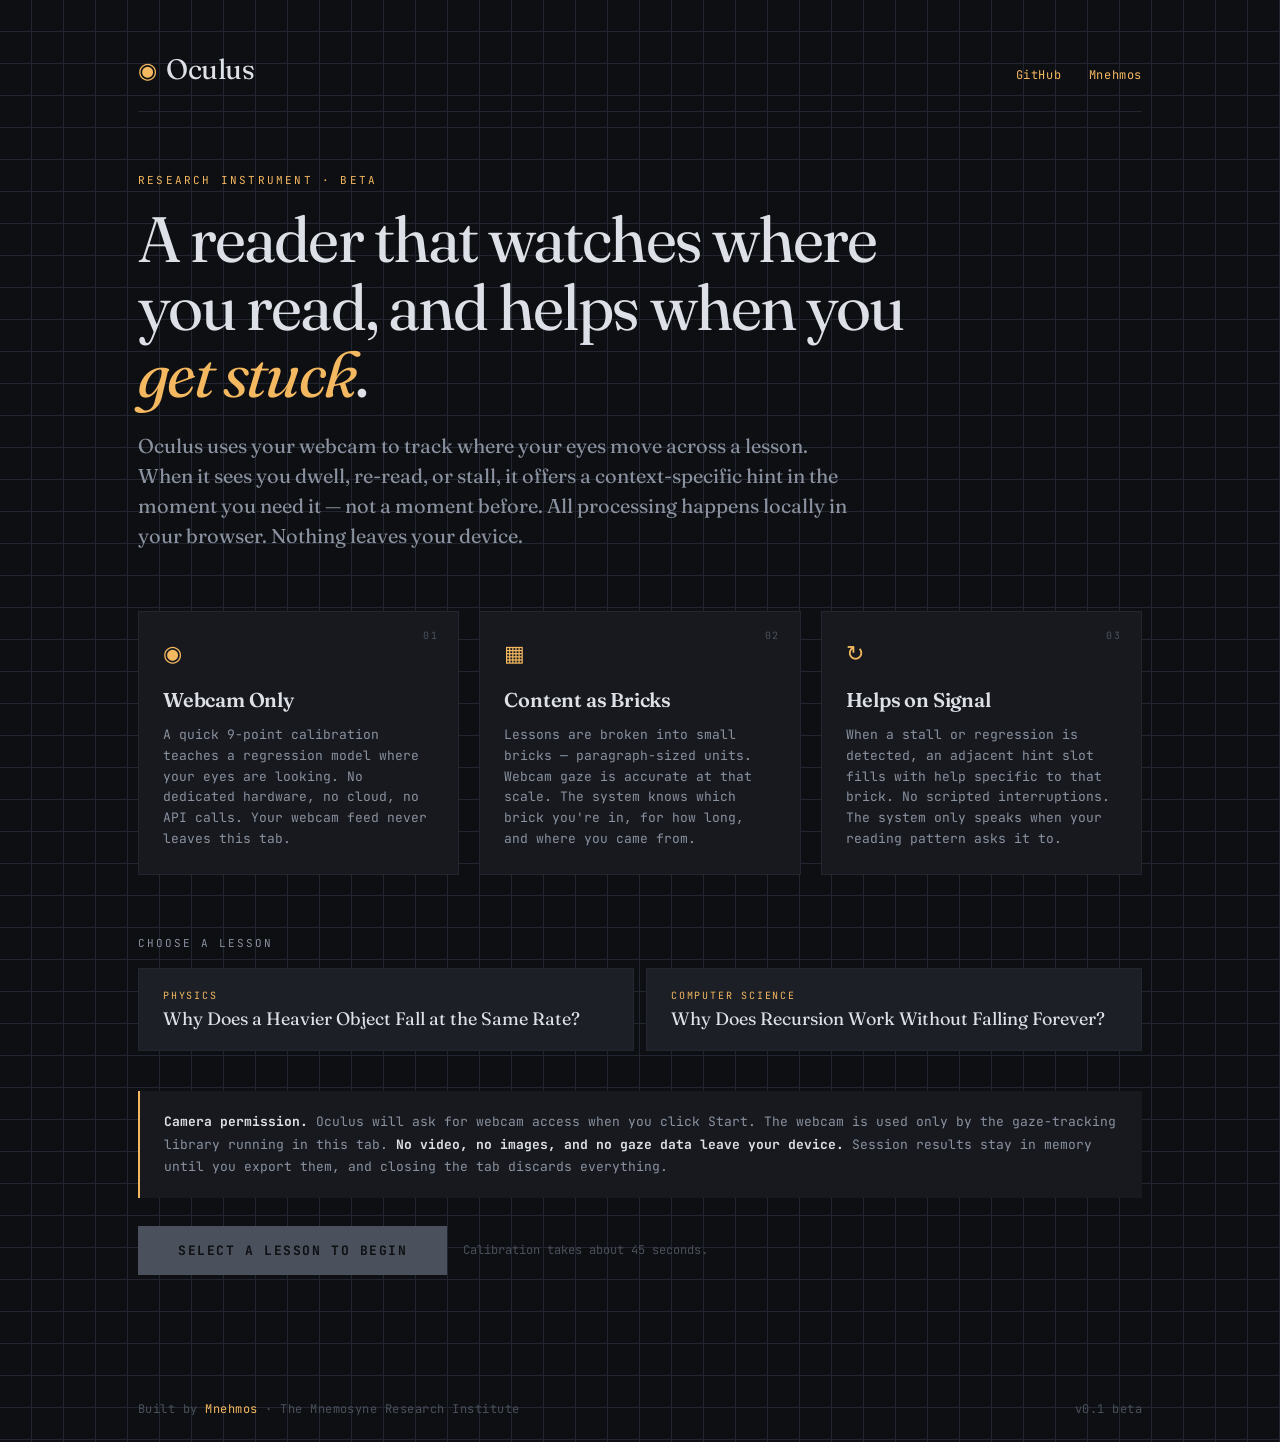
<file: index.html>
<!DOCTYPE html>
<html lang="en">
<head>
  <meta charset="UTF-8">
  <meta name="viewport" content="width=device-width, initial-scale=1.0">
  <title>Oculus — Gaze-Tracking Pedagogy</title>
  <meta name="description" content="A research instrument that watches where you read and helps when you get stuck. Webcam-only. All processing is local.">
  <link rel="icon" href="favicon.ico" type="image/x-icon">
  <link rel="preconnect" href="https://fonts.googleapis.com">
  <link rel="preconnect" href="https://fonts.gstatic.com" crossorigin>
  <link href="https://fonts.googleapis.com/css2?family=JetBrains+Mono:wght@400;500;700&family=Fraunces:opsz,wght@9..144,400;9..144,600&display=swap" rel="stylesheet">
  <link rel="stylesheet" href="css/style.css">
  <link rel="stylesheet" href="css/landing.css">
</head>
<body class="has-grid">

<div class="landing">

  <!-- TOP BAR -->
  <header class="topbar">
    <div class="wordmark">Oculus</div>
    <nav class="topbar-links">
      <a href="https://github.com/Mnehmos/mnehmos.oculus.webapp" target="_blank">GitHub</a>
      <a href="https://github.com/Mnehmos" target="_blank">Mnehmos</a>
    </nav>
  </header>

  <!-- HERO -->
  <section class="hero">
    <div class="hero-kicker">Research Instrument · Beta</div>
    <h1 class="hero-title">
      A reader that watches where you read, and helps when you <em>get stuck</em>.
    </h1>
    <p class="hero-subtitle">
      Oculus uses your webcam to track where your eyes move across a lesson.
      When it sees you dwell, re-read, or stall, it offers a context-specific hint
      in the moment you need it — not a moment before. All processing happens
      locally in your browser. Nothing leaves your device.
    </p>
  </section>

  <!-- EXPLAINER CARDS -->
  <section class="cards">

    <div class="card">
      <div class="card-num">01</div>
      <div class="card-icon">◉</div>
      <div class="card-title">Webcam Only</div>
      <div class="card-body">
        A quick 9-point calibration teaches a regression model where your eyes are looking.
        No dedicated hardware, no cloud, no API calls. Your webcam feed never leaves this tab.
      </div>
    </div>

    <div class="card">
      <div class="card-num">02</div>
      <div class="card-icon">▦</div>
      <div class="card-title">Content as Bricks</div>
      <div class="card-body">
        Lessons are broken into small bricks — paragraph-sized units.
        Webcam gaze is accurate at that scale. The system knows which brick
        you're in, for how long, and where you came from.
      </div>
    </div>

    <div class="card">
      <div class="card-num">03</div>
      <div class="card-icon">↻</div>
      <div class="card-title">Helps on Signal</div>
      <div class="card-body">
        When a stall or regression is detected, an adjacent hint slot fills with
        help specific to that brick. No scripted interruptions. The system only
        speaks when your reading pattern asks it to.
      </div>
    </div>

  </section>

  <!-- LESSON SELECTOR -->
  <div class="selector-header">Choose a lesson</div>
  <div class="lesson-list" id="lesson-list">
    <!-- Populated by JS from Content.availableLessons -->
  </div>

  <!-- COMPAT WARNING -->
  <div class="compat-warn" id="compat-warn">
    Your browser may not support webcam access. Oculus works best in recent
    Chrome, Firefox, Edge, or Safari, on a desktop or laptop with a webcam.
    Mobile browsers and older desktops often won't work.
  </div>

  <!-- CONSENT + START -->
  <div class="consent">
    <strong>Camera permission.</strong> Oculus will ask for webcam access when you click Start.
    The webcam is used only by the gaze-tracking library running in this tab.
    <strong>No video, no images, and no gaze data leave your device.</strong>
    Session results stay in memory until you export them, and closing the tab discards everything.
  </div>

  <div class="start-row">
    <button class="start-btn" id="start-btn" disabled>Select a lesson to begin</button>
    <div class="start-hint">Calibration takes about 45 seconds.</div>
  </div>

  <!-- FOOTER -->
  <footer class="footer">
    <div>Built by <a href="https://github.com/Mnehmos" target="_blank">Mnehmos</a> · The Mnemosyne Research Institute</div>
    <div>v0.1 beta</div>
  </footer>

</div>

<script src="js/config.js"></script>
<script src="js/content.js"></script>
<script>
/* ---------------------------------------------------------------------------
   Landing-page wire-up.
   Populates lesson selector from Content.availableLessons. On click, sets
   selected class + enables start button. Start launches app.html with
   ?lesson=... as query param.
--------------------------------------------------------------------------- */

(function () {
  const listEl = document.getElementById('lesson-list');
  const startBtn = document.getElementById('start-btn');
  let selectedLessonId = null;

  // Render lesson list
  for (const lesson of Content.availableLessons) {
    const el = document.createElement('button');
    el.type = 'button';
    el.className = 'lesson-option';
    el.dataset.lessonId = lesson.id;
    el.innerHTML = `
      <div class="lesson-subject">${lesson.subject}</div>
      <div class="lesson-title">${lesson.title}</div>
    `;
    el.addEventListener('click', () => {
      document.querySelectorAll('.lesson-option').forEach(e => e.classList.remove('selected'));
      el.classList.add('selected');
      selectedLessonId = lesson.id;
      startBtn.disabled = false;
      startBtn.textContent = 'Begin Calibration';
    });
    listEl.appendChild(el);
  }

  // Start button handoff
  startBtn.addEventListener('click', () => {
    if (!selectedLessonId) return;
    window.location.href = `app.html?lesson=${encodeURIComponent(selectedLessonId)}`;
  });

  // Basic browser-capability check
  const hasGetUserMedia = !!(navigator.mediaDevices && navigator.mediaDevices.getUserMedia);
  if (!hasGetUserMedia) {
    document.getElementById('compat-warn').classList.add('visible');
  }
})();
</script>
</body>
</html>
</file>
<file: css/style.css>
/* ===========================================================================
   OCULUS — shared theme
   ===========================================================================
   Dark research-instrument aesthetic. Warm amber accent, calm dim backgrounds,
   JetBrains Mono for UI / Fraunces for display. Shared between landing and
   reader; page-specific styles live in landing.css and app.css.
   =========================================================================== */

:root {
  --bg: #0e0f12;
  --bg-elevated: #17191e;
  --bg-brick: #1c1f25;
  --bg-brick-active: #242830;
  --bg-brick-hint-empty: #15171c;
  --fg: #dde1e7;
  --fg-dim: #8a92a0;
  --fg-faint: #4a515c;
  --accent: #f4b860;       /* warm amber — the pulse of attention */
  --accent-dim: #8a6636;
  --ok: #7cb972;
  --warn: #e08656;
  --regress: #d0658c;
  --grid-line: #222630;
  --overlay-bg: rgba(14, 15, 18, 0.97);
  --font-display: 'Fraunces', Georgia, serif;
  --font-ui: 'JetBrains Mono', ui-monospace, monospace;
}

/* Light theme — used as a soft-diffused photography light source that
   illuminates the user's face through the monitor. Warm cream tone
   (≈ 5000K) rather than pure white: cleaner skin rendering for
   MediaPipe iris detection than blue-white, less eye fatigue than
   harsh white, and stays visually warm with the amber accent.
   Opt in with `body.light-theme` (or the footer toggle). */
body.light-theme {
  --bg:                    #fbf3e2;
  --bg-elevated:           #f5ecd7;
  --bg-brick:              #fdf7e8;
  --bg-brick-active:       #ffeec9;
  --bg-brick-hint-empty:   #f1e8d1;
  --fg:                    #2a1f12;
  --fg-dim:                #6d5a42;
  --fg-faint:              #b0a184;
  --accent:                #b8783a;       /* deeper amber for contrast on cream */
  --accent-dim:            #d9a86a;
  --ok:                    #4e8c44;
  --warn:                  #b8563b;
  --regress:               #a8456a;
  --grid-line:             #e8ddbe;
  --overlay-bg:            rgba(251, 243, 226, 0.97);
}

* { box-sizing: border-box; margin: 0; padding: 0; }

html, body {
  background: var(--bg);
  color: var(--fg);
  font-family: var(--font-ui);
  font-size: 14px;
  line-height: 1.55;
  overflow-x: hidden;
}

/* Background grid — reinforces the "every position is a cell" idea.
   Both landing and reader use this; landing fades it into the hero. */
body.has-grid {
  background-image:
    linear-gradient(var(--grid-line) 1px, transparent 1px),
    linear-gradient(90deg, var(--grid-line) 1px, transparent 1px);
  background-size: 32px 32px;
  background-position: -1px -1px;
}

a { color: var(--accent); text-decoration: none; }
a:hover { text-decoration: underline; }

button { font-family: var(--font-ui); }

::selection { background: var(--accent); color: #1a1109; }

/* Scrollbar styling — subtle, doesn't fight the instrument aesthetic */
::-webkit-scrollbar { width: 8px; height: 8px; }
::-webkit-scrollbar-track { background: var(--bg); }
::-webkit-scrollbar-thumb { background: var(--grid-line); border-radius: 0; }
::-webkit-scrollbar-thumb:hover { background: var(--fg-faint); }
</file>
<file: css/landing.css>
/* ===========================================================================
   LANDING PAGE
   ===========================================================================
   Single-screen hero with:
     - Product name + tagline
     - What it does / how it works (three short cards)
     - Lesson selector
     - Consent + camera permission note
     - Start button (links to app.html?lesson=...)
   =========================================================================== */

.landing {
  min-height: 100vh;
  display: grid;
  grid-template-rows: auto 1fr auto;
  max-width: 1100px;
  margin: 0 auto;
  padding: 48px 48px 24px;
}

/* ---------------- TOP BAR ---------------- */

.topbar {
  display: flex;
  justify-content: space-between;
  align-items: baseline;
  margin-bottom: 60px;
  padding-bottom: 20px;
  border-bottom: 1px solid var(--grid-line);
}
.wordmark {
  font-family: var(--font-display);
  font-size: 28px;
  font-weight: 400;
  letter-spacing: -0.02em;
}
.wordmark::before {
  content: '◉';
  color: var(--accent);
  margin-right: 10px;
  font-size: 22px;
  vertical-align: 1px;
}
.topbar-links {
  font-size: 12px;
  color: var(--fg-dim);
  letter-spacing: 0.05em;
}
.topbar-links a { margin-left: 20px; }

/* ---------------- HERO ---------------- */

.hero {
  margin-bottom: 60px;
}
.hero-kicker {
  color: var(--accent);
  font-size: 11px;
  letter-spacing: 0.2em;
  text-transform: uppercase;
  margin-bottom: 16px;
}
.hero-title {
  font-family: var(--font-display);
  font-size: 64px;
  font-weight: 400;
  line-height: 1.05;
  letter-spacing: -0.03em;
  margin-bottom: 24px;
  max-width: 820px;
}
.hero-title em {
  font-style: italic;
  color: var(--accent);
}
.hero-subtitle {
  font-family: var(--font-display);
  font-size: 20px;
  font-weight: 400;
  color: var(--fg-dim);
  max-width: 720px;
  line-height: 1.5;
}

/* ---------------- EXPLAINER CARDS ---------------- */

.cards {
  display: grid;
  grid-template-columns: repeat(3, 1fr);
  gap: 20px;
  margin-bottom: 60px;
}
.card {
  background: var(--bg-elevated);
  border: 1px solid var(--grid-line);
  padding: 24px;
  position: relative;
}
.card-num {
  position: absolute;
  top: 16px;
  right: 20px;
  font-size: 10px;
  color: var(--fg-faint);
  letter-spacing: 0.15em;
}
.card-icon {
  font-size: 22px;
  color: var(--accent);
  margin-bottom: 14px;
  font-family: var(--font-display);
}
.card-title {
  font-family: var(--font-display);
  font-size: 20px;
  font-weight: 600;
  margin-bottom: 10px;
  letter-spacing: -0.01em;
}
.card-body {
  font-size: 13px;
  color: var(--fg-dim);
  line-height: 1.6;
}

/* ---------------- LESSON SELECTOR ---------------- */

.selector-header {
  font-size: 11px;
  color: var(--fg-dim);
  letter-spacing: 0.18em;
  text-transform: uppercase;
  margin-bottom: 16px;
}
.lesson-list {
  display: grid;
  grid-template-columns: 1fr 1fr;
  gap: 12px;
  margin-bottom: 40px;
}
.lesson-option {
  background: var(--bg-brick);
  border: 1px solid var(--grid-line);
  padding: 20px 24px;
  cursor: pointer;
  transition: all 0.15s ease;
  text-align: left;
  color: var(--fg);
  display: block;
  text-decoration: none;
}
.lesson-option:hover {
  border-color: var(--accent-dim);
  background: var(--bg-brick-active);
  text-decoration: none;
}
.lesson-option.selected {
  border-color: var(--accent);
  background: var(--bg-brick-active);
}
.lesson-subject {
  font-size: 10px;
  letter-spacing: 0.18em;
  text-transform: uppercase;
  color: var(--accent);
  margin-bottom: 6px;
}
.lesson-title {
  font-family: var(--font-display);
  font-size: 18px;
  line-height: 1.25;
  color: var(--fg);
}

/* ---------------- CONSENT + START ---------------- */

.consent {
  background: var(--bg-elevated);
  border-left: 2px solid var(--accent);
  padding: 20px 24px;
  margin-bottom: 28px;
  font-size: 13px;
  color: var(--fg-dim);
  line-height: 1.7;
}
.consent strong { color: var(--fg); }

.start-row {
  display: flex;
  gap: 16px;
  align-items: center;
  margin-bottom: 40px;
}
.start-btn {
  background: var(--accent);
  color: #1a1109;
  border: none;
  padding: 16px 40px;
  font-size: 13px;
  font-weight: 700;
  letter-spacing: 0.12em;
  text-transform: uppercase;
  cursor: pointer;
  transition: transform 0.1s ease, box-shadow 0.2s ease;
  font-family: var(--font-ui);
}
.start-btn:hover {
  transform: translateY(-1px);
  box-shadow: 0 8px 24px rgba(244, 184, 96, 0.25);
}
.start-btn:disabled {
  background: var(--fg-faint);
  color: var(--bg);
  cursor: not-allowed;
  transform: none;
  box-shadow: none;
}
.start-hint {
  font-size: 12px;
  color: var(--fg-faint);
}

/* ---------------- COMPAT WARNING ---------------- */

.compat-warn {
  background: rgba(224, 134, 86, 0.08);
  border: 1px solid var(--warn);
  color: var(--warn);
  padding: 14px 20px;
  margin-bottom: 24px;
  font-size: 13px;
  display: none;
}
.compat-warn.visible { display: block; }

/* ---------------- FOOTER ---------------- */

.footer {
  border-top: 1px solid var(--grid-line);
  padding-top: 24px;
  margin-top: 60px;
  font-size: 12px;
  color: var(--fg-faint);
  display: flex;
  justify-content: space-between;
  letter-spacing: 0.04em;
}

/* ---------------- RESPONSIVE ---------------- */

@media (max-width: 860px) {
  .landing { padding: 32px 24px; }
  .hero-title { font-size: 40px; }
  .hero-subtitle { font-size: 16px; }
  .cards { grid-template-columns: 1fr; }
  .lesson-list { grid-template-columns: 1fr; }
  .start-row { flex-direction: column; align-items: stretch; }
}
</file>
